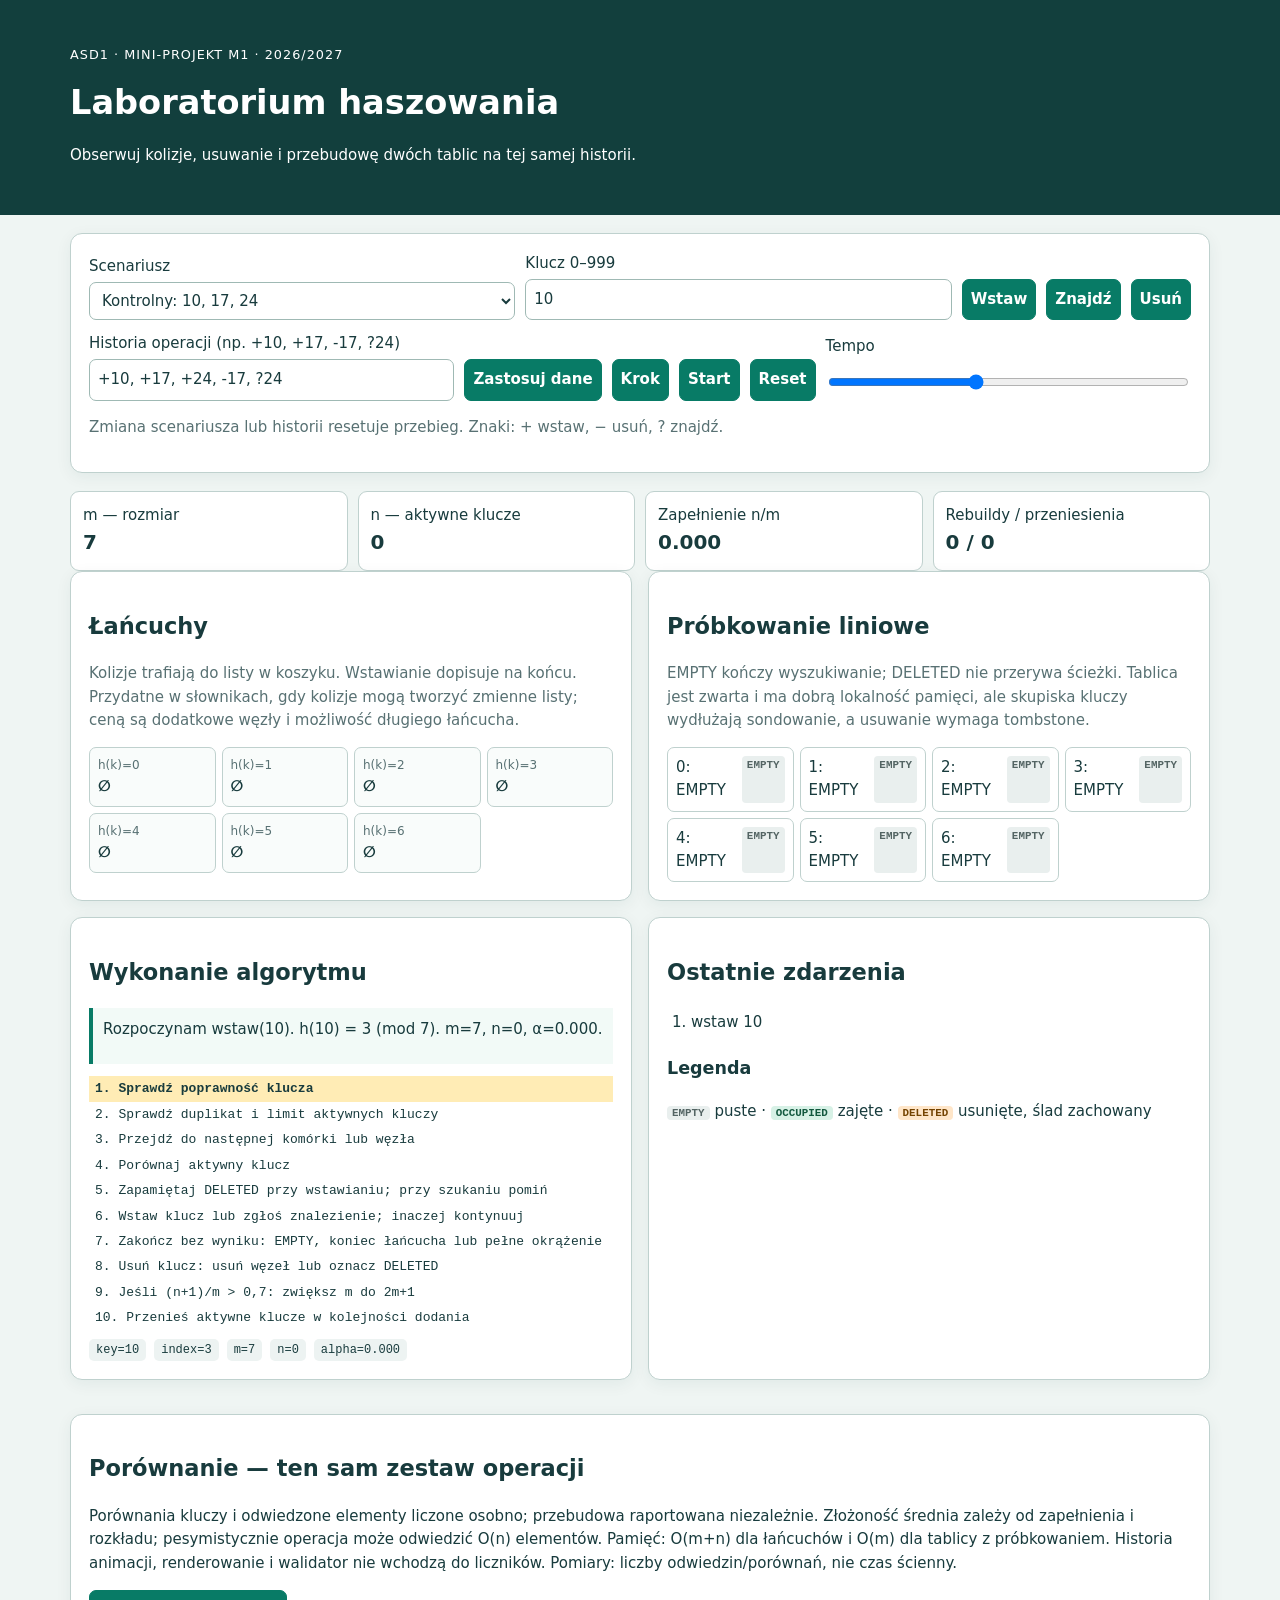
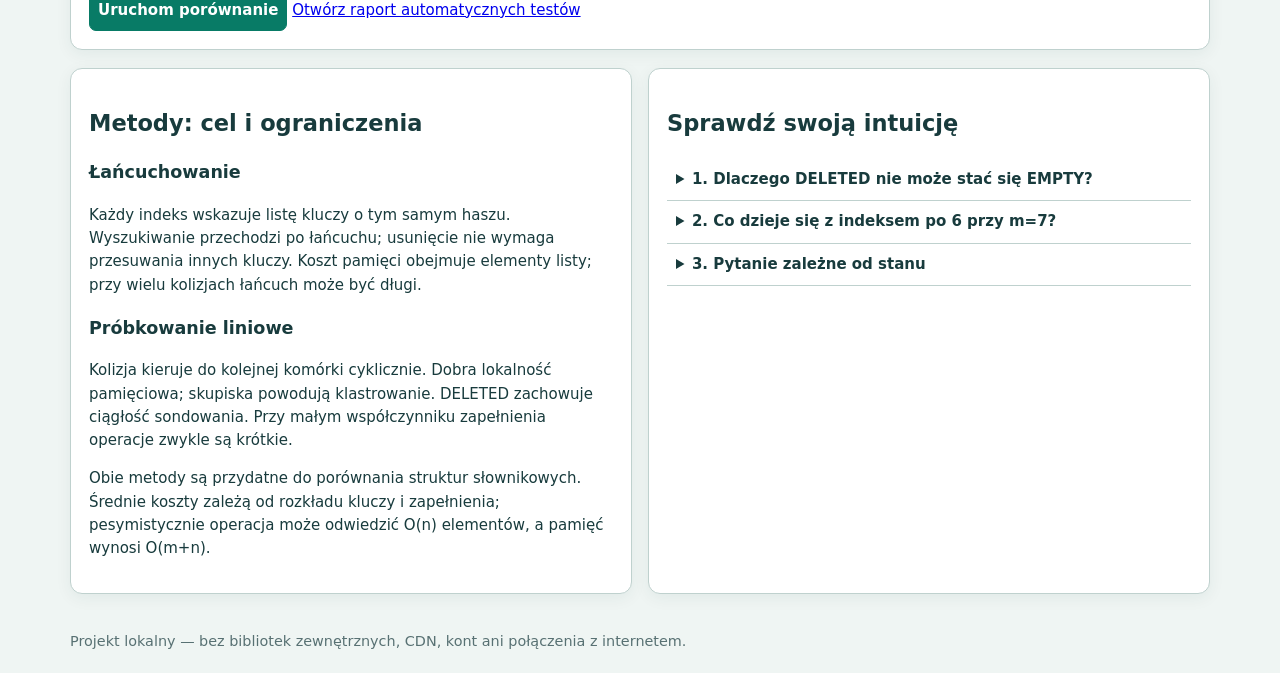
<file: index.html>
<!doctype html>
<html lang="pl">
<head>
<meta charset="utf-8"><meta name="viewport" content="width=device-width,initial-scale=1">
<title>Laboratorium haszowania — ASD1-M1-10</title><link rel="stylesheet" href="styles.css">
</head>
<body>
<header class="hero"><div class="wrap"><p class="eyebrow">ASD1 · mini-projekt M1 · 2026/2027</p><h1>Laboratorium haszowania</h1><p>Obserwuj kolizje, usuwanie i przebudowę dwóch tablic na tej samej historii.</p></div></header>
<main class="wrap">
<section class="panel controls"><div class="row"><label>Scenariusz <select id="scenario"><option value="control">Kontrolny: 10, 17, 24</option><option value="wrap">Zawijanie: 6, 13, 20</option><option value="resize">Przebudowa 7 → 15</option><option value="custom">Własne dane / operacje</option></select></label><label>Klucz 0–999 <input id="key" type="number" min="0" max="999" step="1" value="10"></label><button id="insert">Wstaw</button><button id="find">Znajdź</button><button id="remove">Usuń</button></div>
<div class="row"><label>Historia operacji (np. +10, +17, -17, ?24) <input id="history" value="+10, +17, +24, -17, ?24"></label><button id="loadHistory">Zastosuj dane</button><button id="step">Krok</button><button id="play">Start</button><button id="reset">Reset</button><label>Tempo <input id="speed" type="range" min="150" max="1400" step="50" value="650"></label></div>
<p class="hint">Zmiana scenariusza lub historii resetuje przebieg. Znaki: + wstaw, − usuń, ? znajdź.</p></section>
<section class="stats" id="stats"></section>
<section class="columns"><article class="panel"><h2>Łańcuchy</h2><p class="muted">Kolizje trafiają do listy w koszyku. Wstawianie dopisuje na końcu. Przydatne w słownikach, gdy kolizje mogą tworzyć zmienne listy; ceną są dodatkowe węzły i możliwość długiego łańcucha.</p><div id="chains" class="table-view"></div></article><article class="panel"><h2>Próbkowanie liniowe</h2><p class="muted">EMPTY kończy wyszukiwanie; DELETED nie przerywa ścieżki. Tablica jest zwarta i ma dobrą lokalność pamięci, ale skupiska kluczy wydłużają sondowanie, a usuwanie wymaga tombstone.</p><div id="linear" class="table-view"></div></article></section>
<section class="columns"><article class="panel"><h2>Wykonanie algorytmu</h2><div id="explanation" class="explanation">Wybierz operację lub scenariusz, a następnie użyj „Krok”.</div><div id="pseudocode" class="pseudocode"></div><div id="variables" class="variables"></div></article><article class="panel"><h2>Ostatnie zdarzenia</h2><ol id="events" class="events"></ol><h3>Legenda</h3><p><span class="badge empty">EMPTY</span> puste · <span class="badge occupied">OCCUPIED</span> zajęte · <span class="badge deleted">DELETED</span> usunięte, ślad zachowany</p></article></section>
<section class="panel"><h2>Porównanie — ten sam zestaw operacji</h2><p>Porównania kluczy i odwiedzone elementy liczone osobno; przebudowa raportowana niezależnie. Złożoność średnia zależy od zapełnienia i rozkładu; pesymistycznie operacja może odwiedzić O(n) elementów. Pamięć: O(m+n) dla łańcuchów i O(m) dla tablicy z próbkowaniem. Historia animacji, renderowanie i walidator nie wchodzą do liczników. Pomiary: liczby odwiedzin/porównań, nie czas ścienny.</p><button id="compare">Uruchom porównanie</button> <a href="tests/report.html">Otwórz raport automatycznych testów</a><div id="comparison"></div></section>
<section class="columns"><article class="panel"><h2>Metody: cel i ograniczenia</h2><h3>Łańcuchowanie</h3><p>Każdy indeks wskazuje listę kluczy o tym samym haszu. Wyszukiwanie przechodzi po łańcuchu; usunięcie nie wymaga przesuwania innych kluczy. Koszt pamięci obejmuje elementy listy; przy wielu kolizjach łańcuch może być długi.</p><h3>Próbkowanie liniowe</h3><p>Kolizja kieruje do kolejnej komórki cyklicznie. Dobra lokalność pamięciowa; skupiska powodują klastrowanie. DELETED zachowuje ciągłość sondowania. Przy małym współczynniku zapełnienia operacje zwykle są krótkie.</p><p>Obie metody są przydatne do porównania struktur słownikowych. Średnie koszty zależą od rozkładu kluczy i zapełnienia; pesymistycznie operacja może odwiedzić O(n) elementów, a pamięć wynosi O(m+n).</p></article><article class="panel"><h2>Sprawdź swoją intuicję</h2><details><summary>1. Dlaczego DELETED nie może stać się EMPTY?</summary><p>Wyszukiwanie klucza, który był dalej w tym samym klastrze, zatrzymałoby się przedwcześnie i błędnie zgłosiło brak.</p></details><details><summary>2. Co dzieje się z indeksem po 6 przy m=7?</summary><p>Następna komórka to 0 — indeks obliczamy cyklicznie modulo m.</p></details><details><summary>3. Pytanie zależne od stanu</summary><p id="stateQuestion">Po bieżącym kroku: czy pierwsze DELETED można wykorzystać od razu, zanim sprawdzimy dalsze komórki pod kątem duplikatu?</p><p><strong>Odpowiedź:</strong> Nie. Zachowujemy indeks pierwszego DELETED, lecz sprawdzamy do EMPTY albo pełnego okrążenia, by nie dodać duplikatu.</p></details></article></section>
<footer>Projekt lokalny — bez bibliotek zewnętrznych, CDN, kont ani połączenia z internetem.</footer>
</main><script src="js/algorithms.js"></script><script src="js/app.js"></script>
</body></html>
</file>
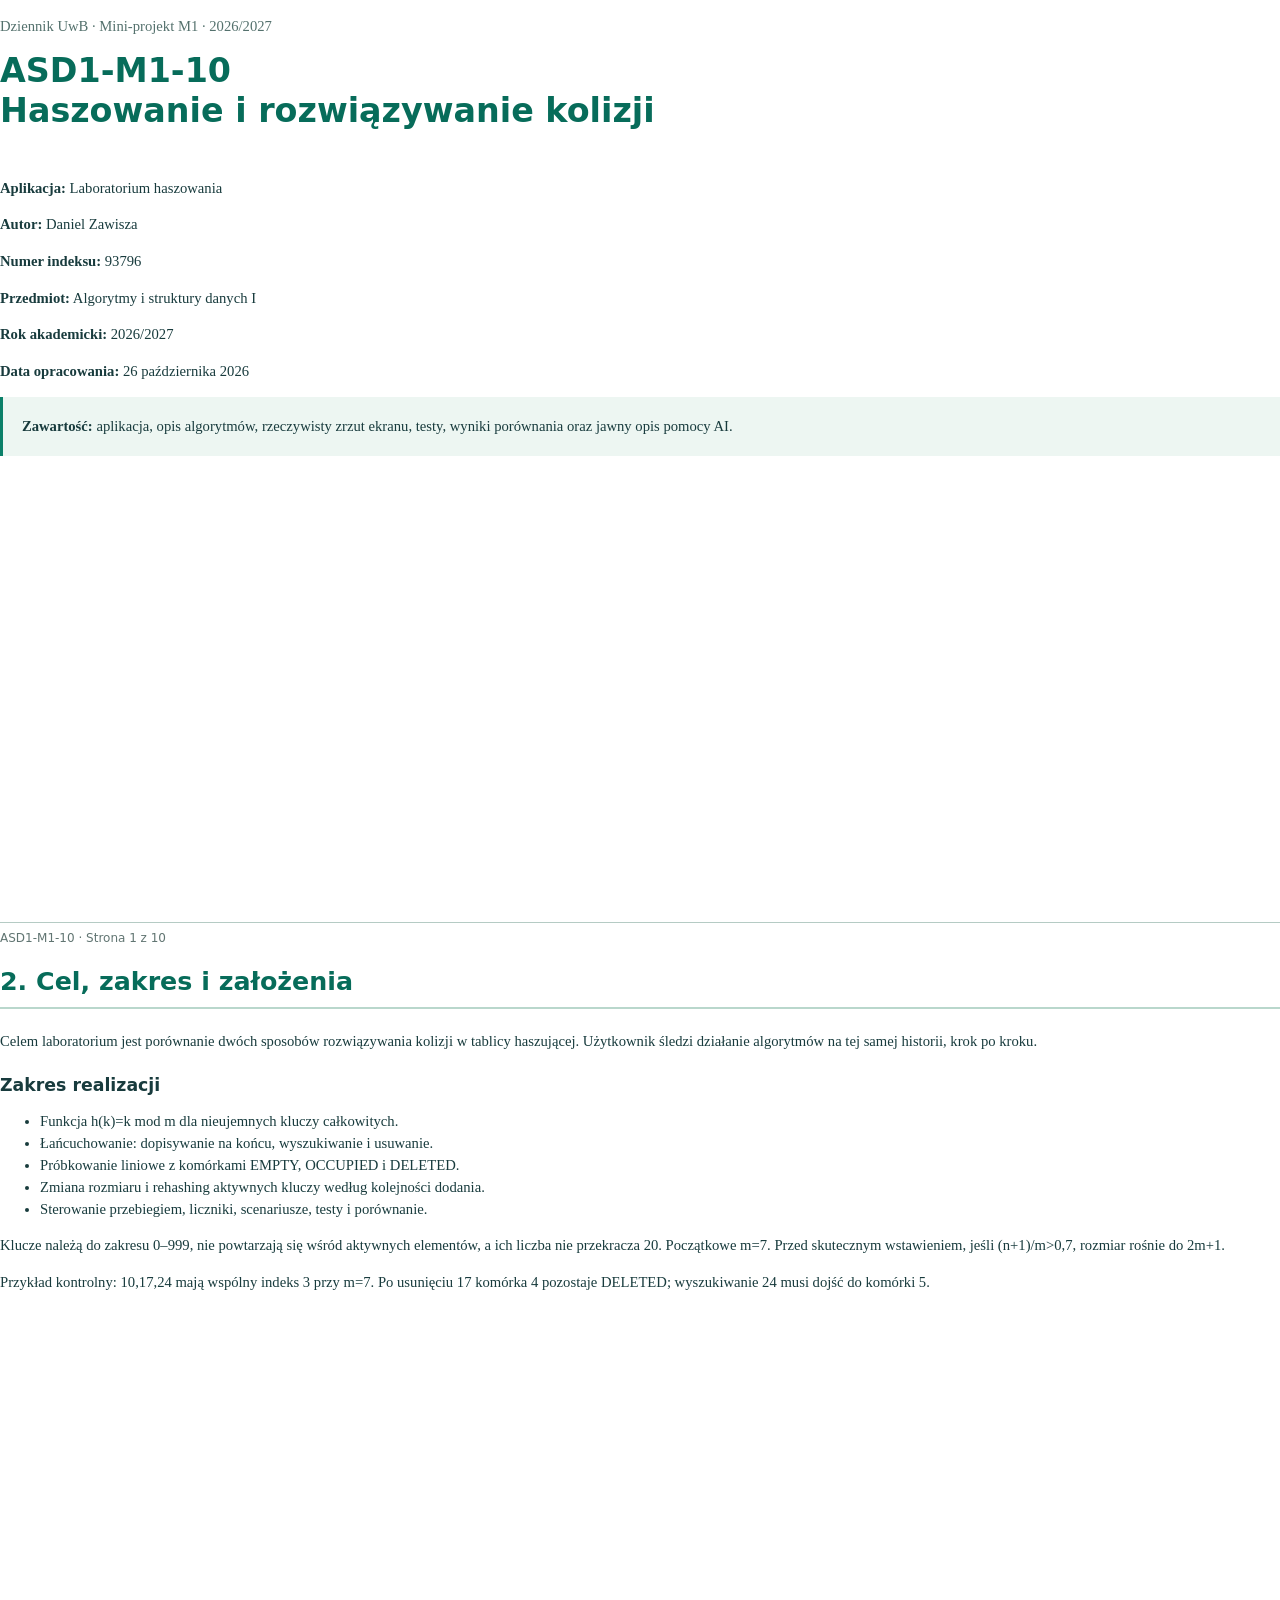
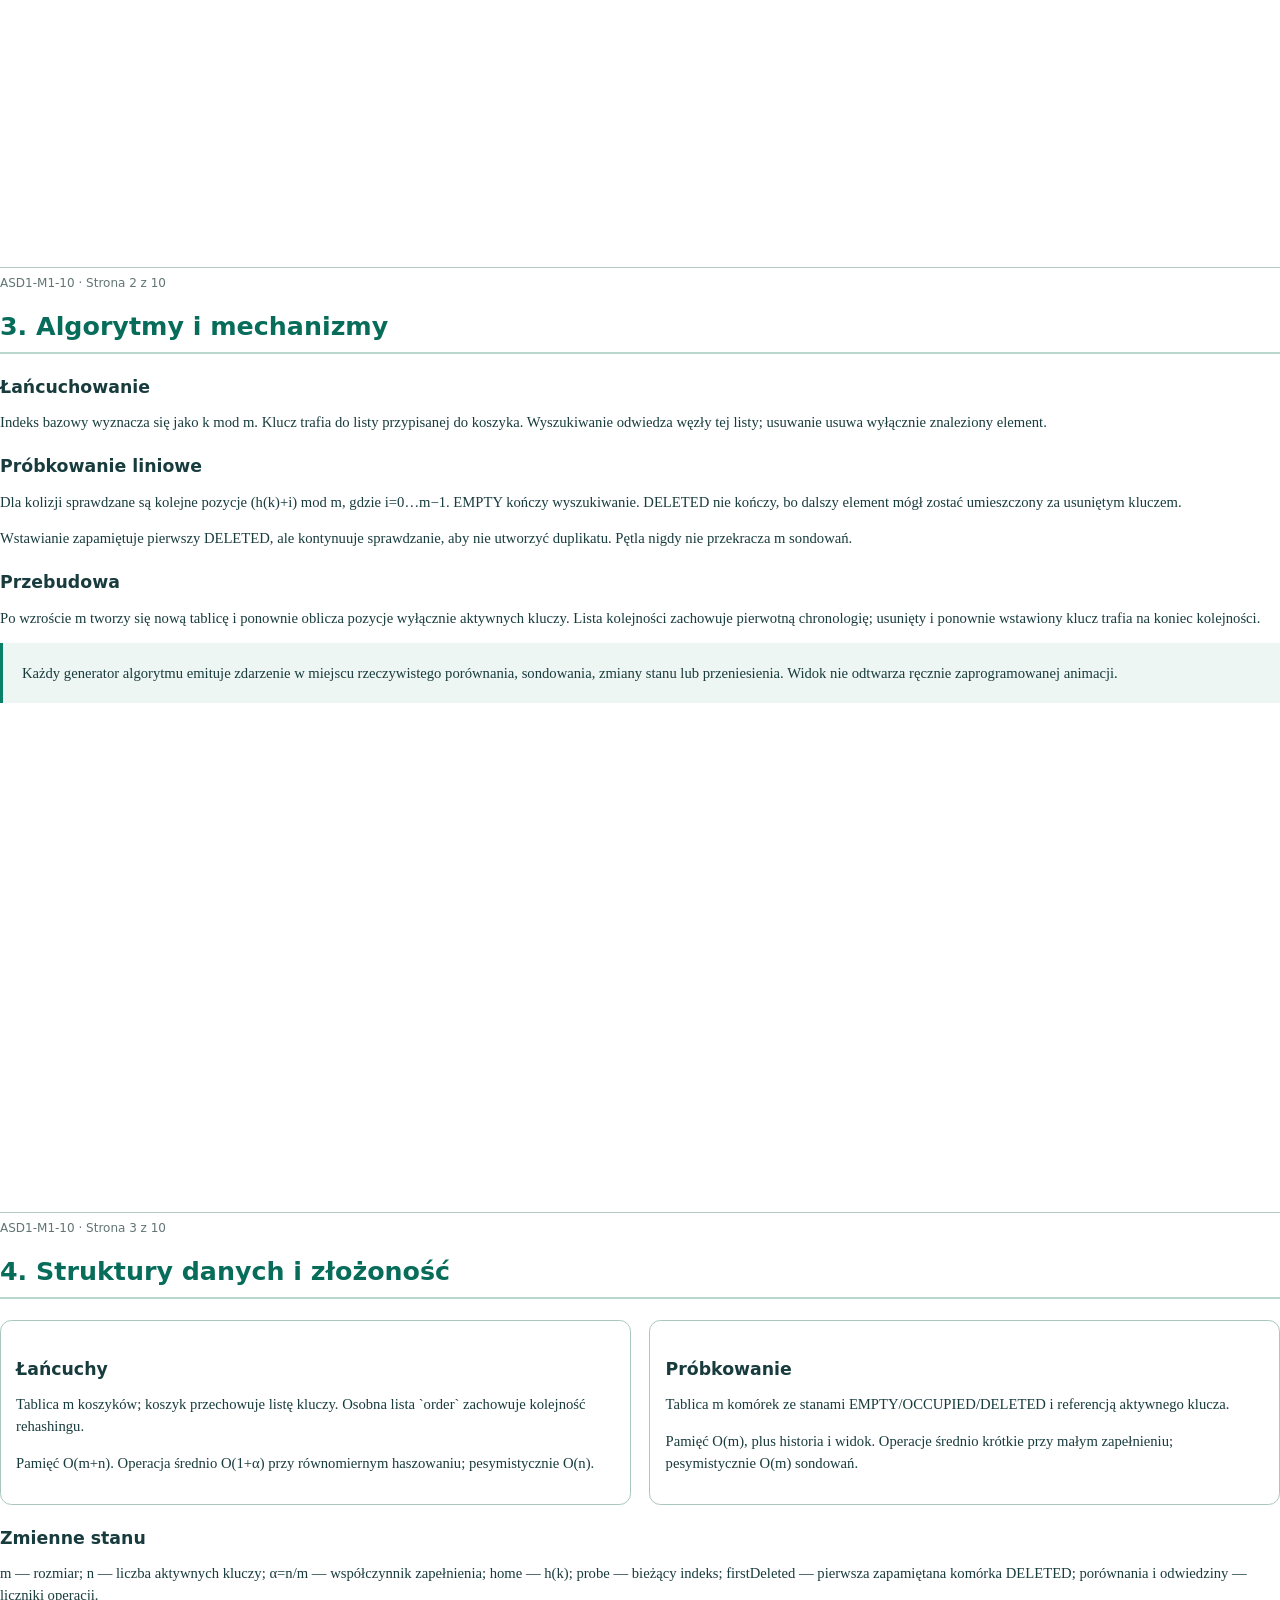
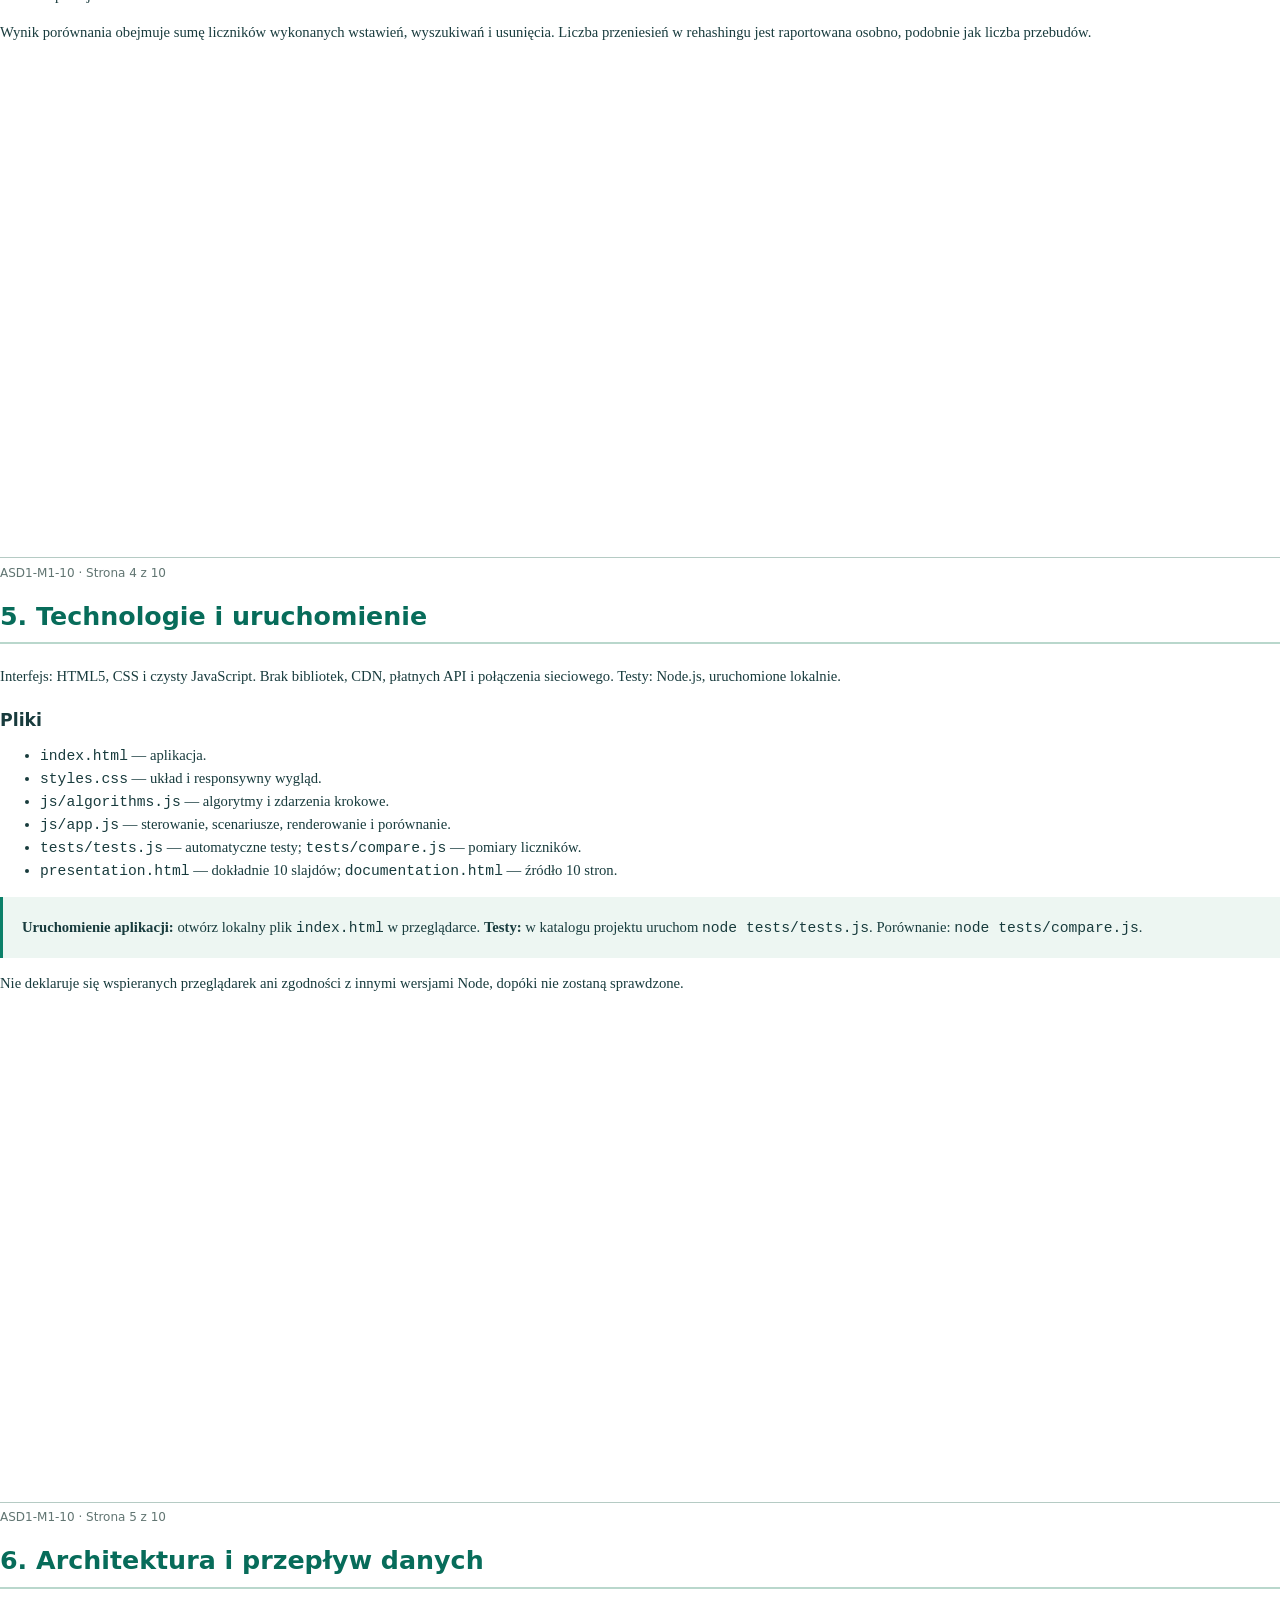
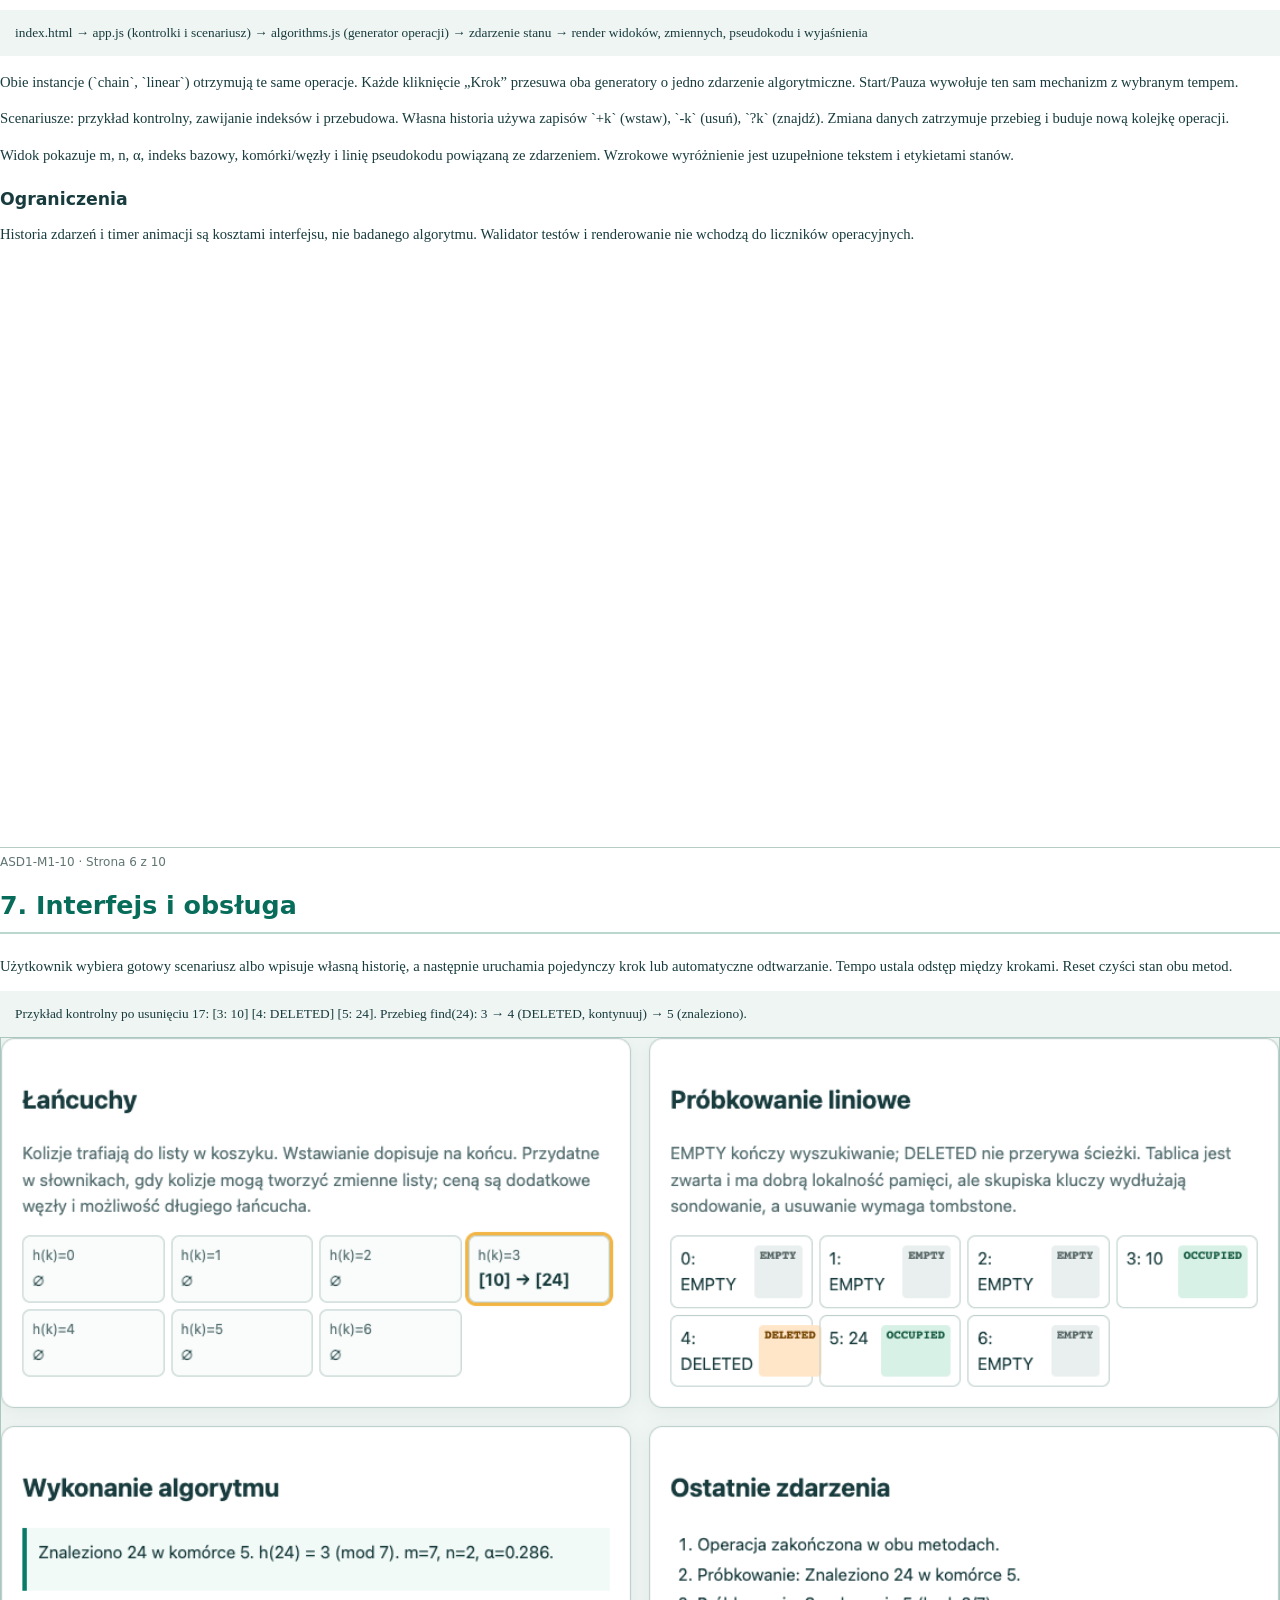
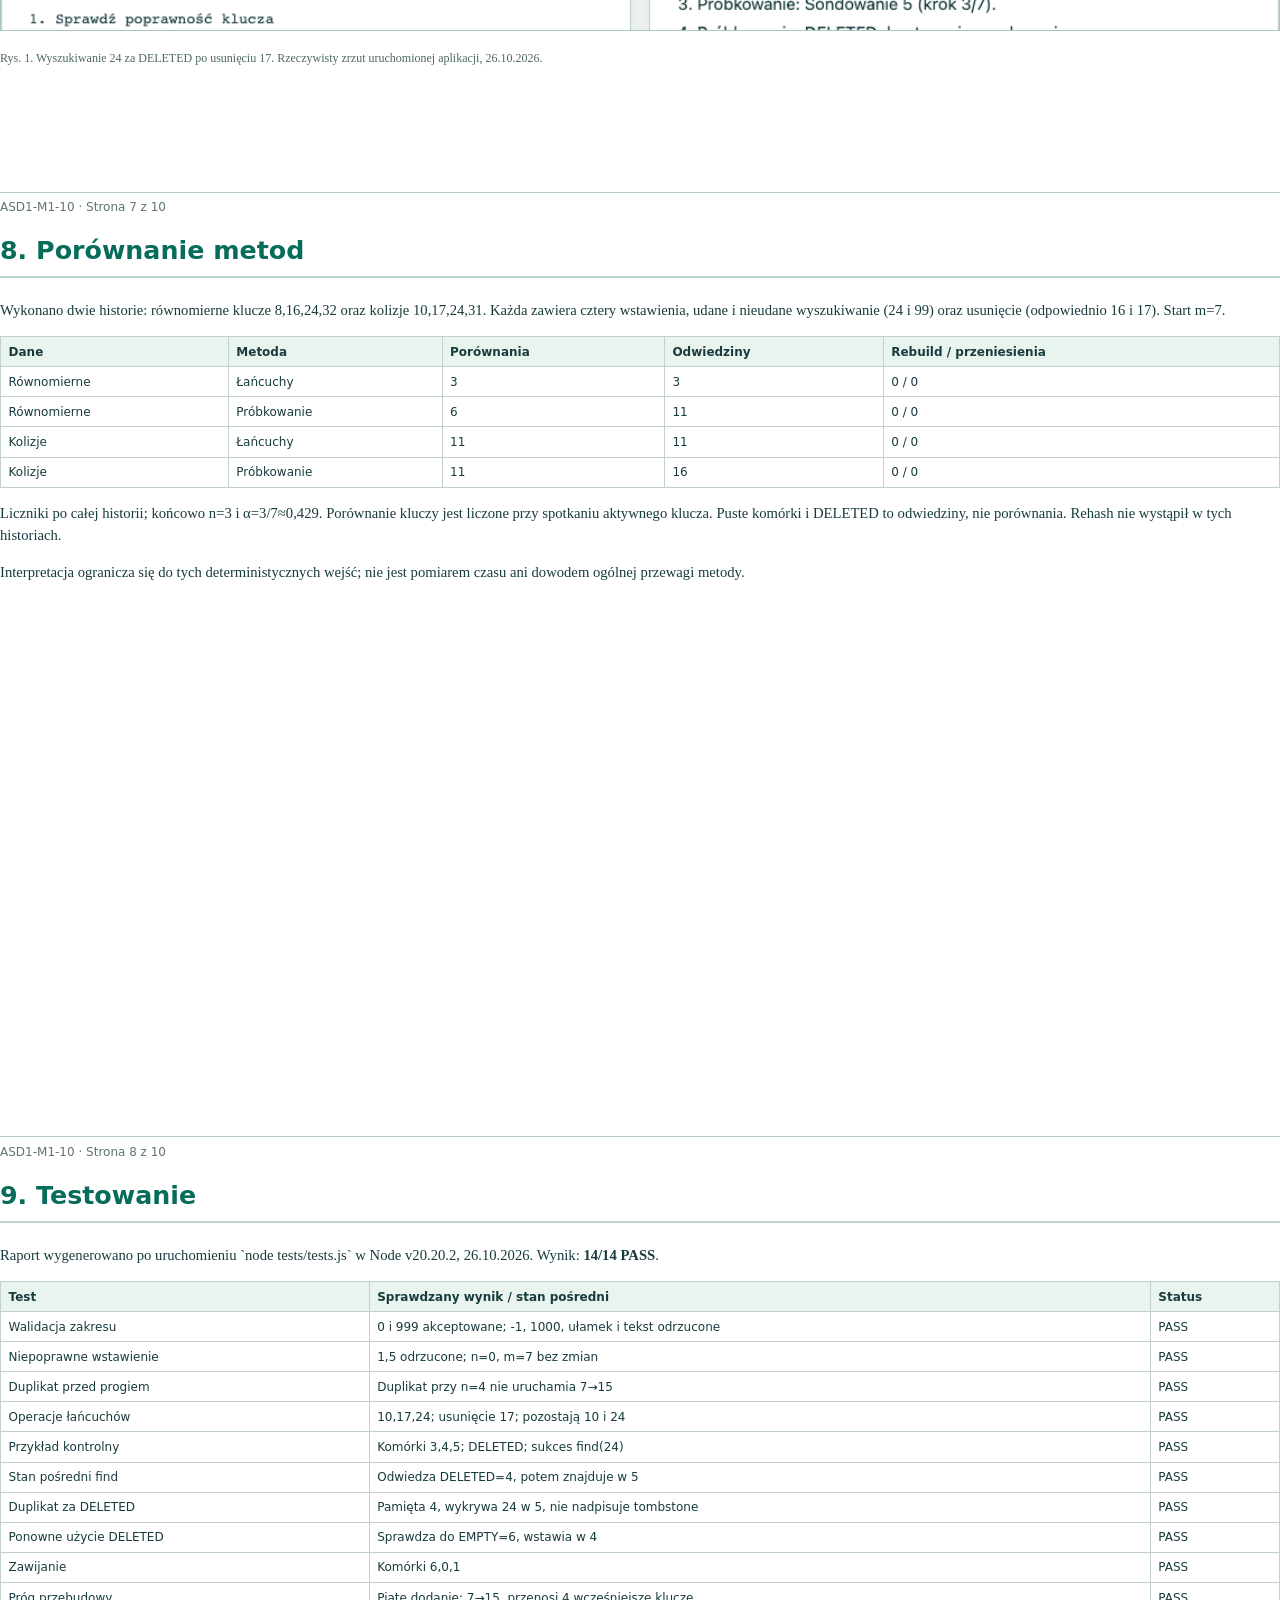
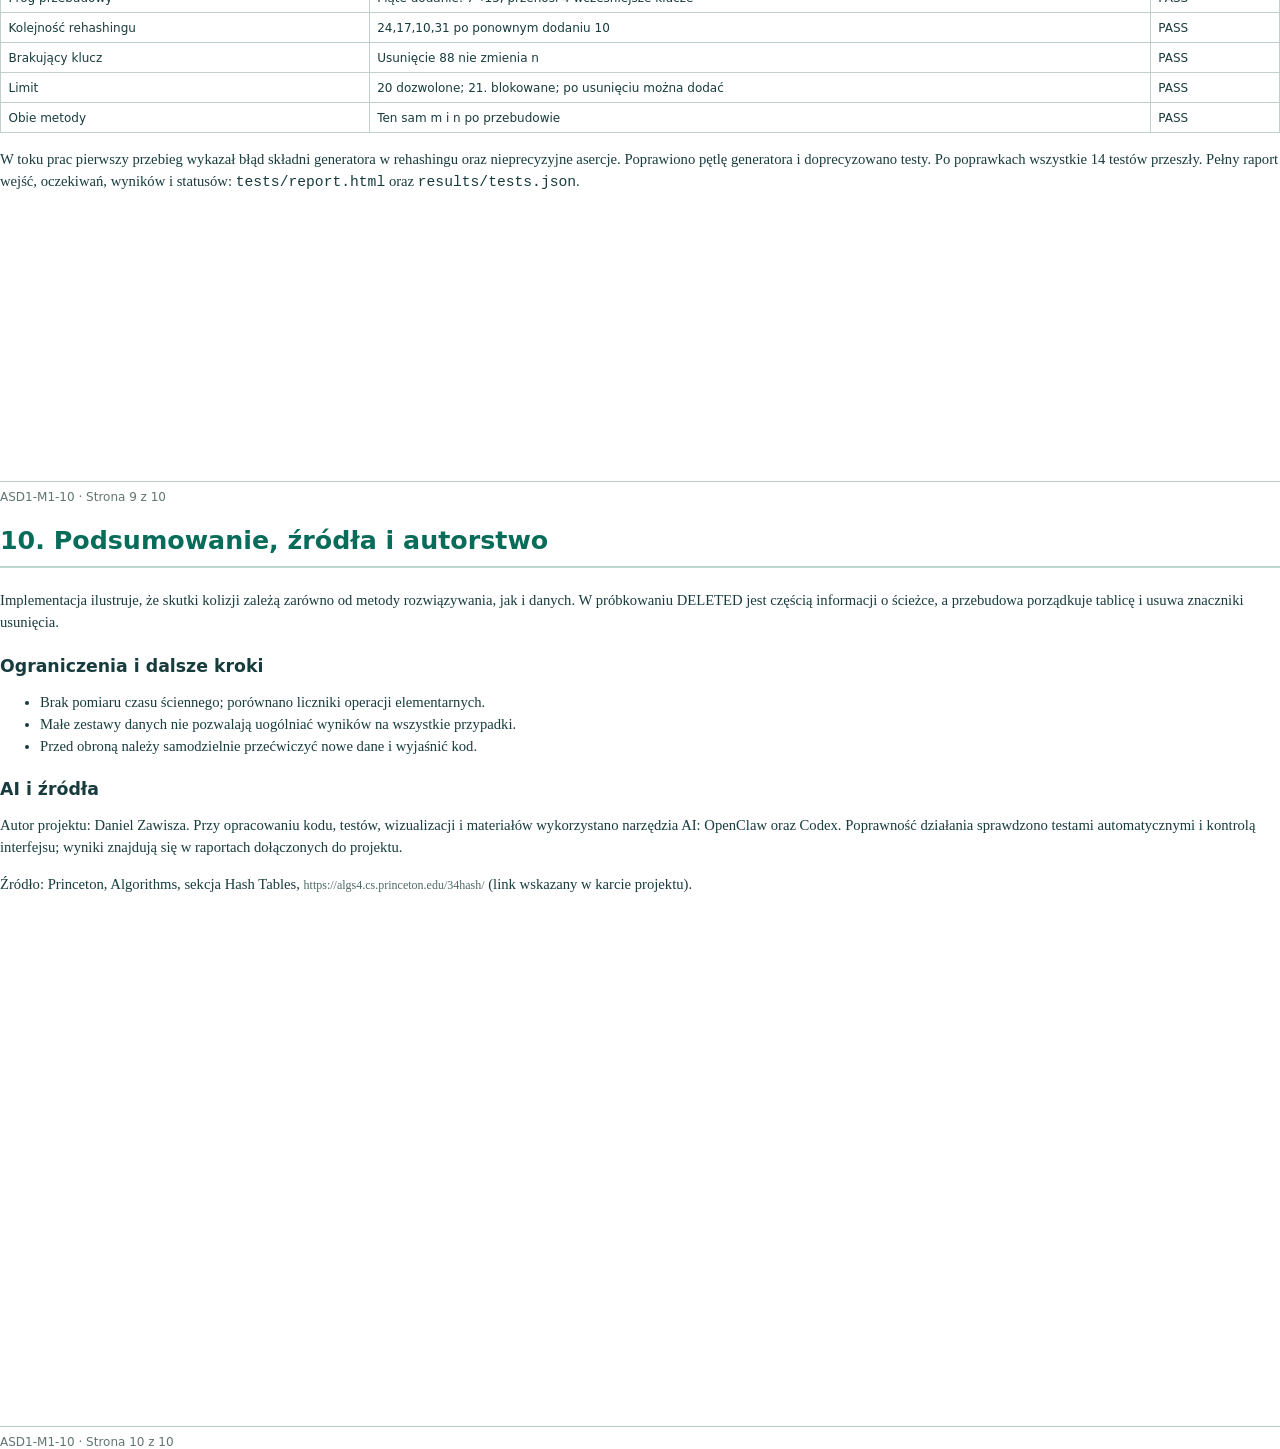
<file: documentation.html>
<!doctype html><html lang="pl"><head><meta charset="utf-8"><title>Dokumentacja ASD1-M1-10</title><style>
@page{size:A4;margin:18mm}*{box-sizing:border-box}body{font:11pt/1.5 Georgia,serif;color:#183b3d;margin:0}.page{height:250mm;display:flow-root;page-break-after:always;position:relative;padding-bottom:16mm}.page:last-child{page-break-after:auto}h1{font:700 25pt/1.2 system-ui;color:#076c5a;margin:0 0 12mm}h2{font:700 19pt system-ui;color:#076c5a;border-bottom:2px solid #b9d7cc;padding-bottom:3mm}h3{font:700 13pt system-ui;margin:6mm 0 2mm}.meta{color:#54716d}.footer{position:absolute;bottom:0;left:0;right:0;border-top:1px solid #b5cbc4;padding-top:2mm;font:9pt system-ui;color:#617572}.callout{padding:5mm;background:#edf6f2;border-left:3px solid #0b8069}.grid{display:grid;grid-template-columns:1fr 1fr;gap:5mm}.box{border:1px solid #aac7be;padding:4mm;border-radius:3mm}.table{width:100%;border-collapse:collapse;font:9pt system-ui}.table td,.table th{border:1px solid #bfd1ca;padding:2mm;text-align:left}.table th{background:#e9f4ef}.small{font-size:9pt;color:#4e6965}.state{font:10pt ui-monospace;background:#eff5f3;padding:4mm}.check{color:#08705c}.pending{color:#9a5b00}
</style></head><body>
<section class="page"><p class="meta">Dziennik UwB · Mini-projekt M1 · 2026/2027</p><h1>ASD1-M1-10<br>Haszowanie i rozwiązywanie kolizji</h1><p><strong>Aplikacja:</strong> Laboratorium haszowania</p><p><strong>Autor:</strong> Daniel Zawisza</p><p><strong>Numer indeksu:</strong> 93796</p><p><strong>Przedmiot:</strong> Algorytmy i struktury danych I</p><p><strong>Rok akademicki:</strong> 2026/2027</p><p><strong>Data opracowania:</strong> 26 października 2026</p><div class="callout"><strong>Zawartość:</strong> aplikacja, opis algorytmów, rzeczywisty zrzut ekranu, testy, wyniki porównania oraz jawny opis pomocy AI.</div><div class="footer">ASD1-M1-10 · Strona 1 z 10</div></section>
<section class="page"><h2>2. Cel, zakres i założenia</h2><p>Celem laboratorium jest porównanie dwóch sposobów rozwiązywania kolizji w tablicy haszującej. Użytkownik śledzi działanie algorytmów na tej samej historii, krok po kroku.</p><h3>Zakres realizacji</h3><ul><li>Funkcja h(k)=k mod m dla nieujemnych kluczy całkowitych.</li><li>Łańcuchowanie: dopisywanie na końcu, wyszukiwanie i usuwanie.</li><li>Próbkowanie liniowe z komórkami EMPTY, OCCUPIED i DELETED.</li><li>Zmiana rozmiaru i rehashing aktywnych kluczy według kolejności dodania.</li><li>Sterowanie przebiegiem, liczniki, scenariusze, testy i porównanie.</li></ul><p>Klucze należą do zakresu 0–999, nie powtarzają się wśród aktywnych elementów, a ich liczba nie przekracza 20. Początkowe m=7. Przed skutecznym wstawieniem, jeśli (n+1)/m&gt;0,7, rozmiar rośnie do 2m+1.</p><p>Przykład kontrolny: 10,17,24 mają wspólny indeks 3 przy m=7. Po usunięciu 17 komórka 4 pozostaje DELETED; wyszukiwanie 24 musi dojść do komórki 5.</p><div class="footer">ASD1-M1-10 · Strona 2 z 10</div></section>
<section class="page"><h2>3. Algorytmy i mechanizmy</h2><h3>Łańcuchowanie</h3><p>Indeks bazowy wyznacza się jako k mod m. Klucz trafia do listy przypisanej do koszyka. Wyszukiwanie odwiedza węzły tej listy; usuwanie usuwa wyłącznie znaleziony element.</p><h3>Próbkowanie liniowe</h3><p>Dla kolizji sprawdzane są kolejne pozycje (h(k)+i) mod m, gdzie i=0…m−1. EMPTY kończy wyszukiwanie. DELETED nie kończy, bo dalszy element mógł zostać umieszczony za usuniętym kluczem.</p><p>Wstawianie zapamiętuje pierwszy DELETED, ale kontynuuje sprawdzanie, aby nie utworzyć duplikatu. Pętla nigdy nie przekracza m sondowań.</p><h3>Przebudowa</h3><p>Po wzroście m tworzy się nową tablicę i ponownie oblicza pozycje wyłącznie aktywnych kluczy. Lista kolejności zachowuje pierwotną chronologię; usunięty i ponownie wstawiony klucz trafia na koniec kolejności.</p><div class="callout">Każdy generator algorytmu emituje zdarzenie w miejscu rzeczywistego porównania, sondowania, zmiany stanu lub przeniesienia. Widok nie odtwarza ręcznie zaprogramowanej animacji.</div><div class="footer">ASD1-M1-10 · Strona 3 z 10</div></section>
<section class="page"><h2>4. Struktury danych i złożoność</h2><div class="grid"><div class="box"><h3>Łańcuchy</h3><p>Tablica m koszyków; koszyk przechowuje listę kluczy. Osobna lista `order` zachowuje kolejność rehashingu.</p><p>Pamięć O(m+n). Operacja średnio O(1+α) przy równomiernym haszowaniu; pesymistycznie O(n).</p></div><div class="box"><h3>Próbkowanie</h3><p>Tablica m komórek ze stanami EMPTY/OCCUPIED/DELETED i referencją aktywnego klucza.</p><p>Pamięć O(m), plus historia i widok. Operacje średnio krótkie przy małym zapełnieniu; pesymistycznie O(m) sondowań.</p></div></div><h3>Zmienne stanu</h3><p>m — rozmiar; n — liczba aktywnych kluczy; α=n/m — współczynnik zapełnienia; home — h(k); probe — bieżący indeks; firstDeleted — pierwsza zapamiętana komórka DELETED; porównania i odwiedziny — liczniki operacji.</p><p>Wynik porównania obejmuje sumę liczników wykonanych wstawień, wyszukiwań i usunięcia. Liczba przeniesień w rehashingu jest raportowana osobno, podobnie jak liczba przebudów.</p><div class="footer">ASD1-M1-10 · Strona 4 z 10</div></section>
<section class="page"><h2>5. Technologie i uruchomienie</h2><p>Interfejs: HTML5, CSS i czysty JavaScript. Brak bibliotek, CDN, płatnych API i połączenia sieciowego. Testy: Node.js, uruchomione lokalnie.</p><h3>Pliki</h3><ul><li><code>index.html</code> — aplikacja.</li><li><code>styles.css</code> — układ i responsywny wygląd.</li><li><code>js/algorithms.js</code> — algorytmy i zdarzenia krokowe.</li><li><code>js/app.js</code> — sterowanie, scenariusze, renderowanie i porównanie.</li><li><code>tests/tests.js</code> — automatyczne testy; <code>tests/compare.js</code> — pomiary liczników.</li><li><code>presentation.html</code> — dokładnie 10 slajdów; <code>documentation.html</code> — źródło 10 stron.</li></ul><div class="callout"><strong>Uruchomienie aplikacji:</strong> otwórz lokalny plik <code>index.html</code> w przeglądarce. <strong>Testy:</strong> w katalogu projektu uruchom <code>node tests/tests.js</code>. Porównanie: <code>node tests/compare.js</code>.</div><p>Nie deklaruje się wspieranych przeglądarek ani zgodności z innymi wersjami Node, dopóki nie zostaną sprawdzone.</p><div class="footer">ASD1-M1-10 · Strona 5 z 10</div></section>
<section class="page"><h2>6. Architektura i przepływ danych</h2><div class="state">index.html → app.js (kontrolki i scenariusz) → algorithms.js (generator operacji) → zdarzenie stanu → render widoków, zmiennych, pseudokodu i wyjaśnienia</div><p>Obie instancje (`chain`, `linear`) otrzymują te same operacje. Każde kliknięcie „Krok” przesuwa oba generatory o jedno zdarzenie algorytmiczne. Start/Pauza wywołuje ten sam mechanizm z wybranym tempem.</p><p>Scenariusze: przykład kontrolny, zawijanie indeksów i przebudowa. Własna historia używa zapisów `+k` (wstaw), `-k` (usuń), `?k` (znajdź). Zmiana danych zatrzymuje przebieg i buduje nową kolejkę operacji.</p><p>Widok pokazuje m, n, α, indeks bazowy, komórki/węzły i linię pseudokodu powiązaną ze zdarzeniem. Wzrokowe wyróżnienie jest uzupełnione tekstem i etykietami stanów.</p><h3>Ograniczenia</h3><p>Historia zdarzeń i timer animacji są kosztami interfejsu, nie badanego algorytmu. Walidator testów i renderowanie nie wchodzą do liczników operacyjnych.</p><div class="footer">ASD1-M1-10 · Strona 6 z 10</div></section>
<section class="page"><h2>7. Interfejs i obsługa</h2><p>Użytkownik wybiera gotowy scenariusz albo wpisuje własną historię, a następnie uruchamia pojedynczy krok lub automatyczne odtwarzanie. Tempo ustala odstęp między krokami. Reset czyści stan obu metod.</p><div class="state">Przykład kontrolny po usunięciu 17: [3: 10] [4: DELETED] [5: 24].
Przebieg find(24): 3 → 4 (DELETED, kontynuuj) → 5 (znaleziono).</div><img src="assets/aplikacja.png" alt="Zrzut aplikacji" style="width:100%;border:1px solid #aac7be"><p class="small">Rys. 1. Wyszukiwanie 24 za DELETED po usunięciu 17. Rzeczywisty zrzut uruchomionej aplikacji, 26.10.2026.</p><div class="footer">ASD1-M1-10 · Strona 7 z 10</div></section>
<section class="page"><h2>8. Porównanie metod</h2><p>Wykonano dwie historie: równomierne klucze 8,16,24,32 oraz kolizje 10,17,24,31. Każda zawiera cztery wstawienia, udane i nieudane wyszukiwanie (24 i 99) oraz usunięcie (odpowiednio 16 i 17). Start m=7.</p><table class="table"><tr><th>Dane</th><th>Metoda</th><th>Porównania</th><th>Odwiedziny</th><th>Rebuild / przeniesienia</th></tr><tr><td>Równomierne</td><td>Łańcuchy</td><td>3</td><td>3</td><td>0 / 0</td></tr><tr><td>Równomierne</td><td>Próbkowanie</td><td>6</td><td>11</td><td>0 / 0</td></tr><tr><td>Kolizje</td><td>Łańcuchy</td><td>11</td><td>11</td><td>0 / 0</td></tr><tr><td>Kolizje</td><td>Próbkowanie</td><td>11</td><td>16</td><td>0 / 0</td></tr></table><p>Liczniki po całej historii; końcowo n=3 i α=3/7≈0,429. Porównanie kluczy jest liczone przy spotkaniu aktywnego klucza. Puste komórki i DELETED to odwiedziny, nie porównania. Rehash nie wystąpił w tych historiach.</p><p>Interpretacja ogranicza się do tych deterministycznych wejść; nie jest pomiarem czasu ani dowodem ogólnej przewagi metody.</p><div class="footer">ASD1-M1-10 · Strona 8 z 10</div></section>
<section class="page"><h2>9. Testowanie</h2><p>Raport wygenerowano po uruchomieniu `node tests/tests.js` w Node v20.20.2, 26.10.2026. Wynik: <strong>14/14 PASS</strong>.</p><table class="table"><tr><th>Test</th><th>Sprawdzany wynik / stan pośredni</th><th>Status</th></tr><tr><td>Walidacja zakresu</td><td>0 i 999 akceptowane; -1, 1000, ułamek i tekst odrzucone</td><td>PASS</td></tr><tr><td>Niepoprawne wstawienie</td><td>1,5 odrzucone; n=0, m=7 bez zmian</td><td>PASS</td></tr><tr><td>Duplikat przed progiem</td><td>Duplikat przy n=4 nie uruchamia 7→15</td><td>PASS</td></tr><tr><td>Operacje łańcuchów</td><td>10,17,24; usunięcie 17; pozostają 10 i 24</td><td>PASS</td></tr><tr><td>Przykład kontrolny</td><td>Komórki 3,4,5; DELETED; sukces find(24)</td><td>PASS</td></tr><tr><td>Stan pośredni find</td><td>Odwiedza DELETED=4, potem znajduje w 5</td><td>PASS</td></tr><tr><td>Duplikat za DELETED</td><td>Pamięta 4, wykrywa 24 w 5, nie nadpisuje tombstone</td><td>PASS</td></tr><tr><td>Ponowne użycie DELETED</td><td>Sprawdza do EMPTY=6, wstawia w 4</td><td>PASS</td></tr><tr><td>Zawijanie</td><td>Komórki 6,0,1</td><td>PASS</td></tr><tr><td>Próg przebudowy</td><td>Piąte dodanie: 7→15, przenosi 4 wcześniejsze klucze</td><td>PASS</td></tr><tr><td>Kolejność rehashingu</td><td>24,17,10,31 po ponownym dodaniu 10</td><td>PASS</td></tr><tr><td>Brakujący klucz</td><td>Usunięcie 88 nie zmienia n</td><td>PASS</td></tr><tr><td>Limit</td><td>20 dozwolone; 21. blokowane; po usunięciu można dodać</td><td>PASS</td></tr><tr><td>Obie metody</td><td>Ten sam m i n po przebudowie</td><td>PASS</td></tr></table><p>W toku prac pierwszy przebieg wykazał błąd składni generatora w rehashingu oraz nieprecyzyjne asercje. Poprawiono pętlę generatora i doprecyzowano testy. Po poprawkach wszystkie 14 testów przeszły. Pełny raport wejść, oczekiwań, wyników i statusów: <code>tests/report.html</code> oraz <code>results/tests.json</code>.</p><div class="footer">ASD1-M1-10 · Strona 9 z 10</div></section>
<section class="page"><h2>10. Podsumowanie, źródła i autorstwo</h2><p>Implementacja ilustruje, że skutki kolizji zależą zarówno od metody rozwiązywania, jak i danych. W próbkowaniu DELETED jest częścią informacji o ścieżce, a przebudowa porządkuje tablicę i usuwa znaczniki usunięcia.</p><h3>Ograniczenia i dalsze kroki</h3><ul><li>Brak pomiaru czasu ściennego; porównano liczniki operacji elementarnych.</li><li>Małe zestawy danych nie pozwalają uogólniać wyników na wszystkie przypadki.</li><li>Przed obroną należy samodzielnie przećwiczyć nowe dane i wyjaśnić kod.</li></ul><h3>AI i źródła</h3><p>Autor projektu: Daniel Zawisza. Przy opracowaniu kodu, testów, wizualizacji i materiałów wykorzystano narzędzia AI: OpenClaw oraz Codex. Poprawność działania sprawdzono testami automatycznymi i kontrolą interfejsu; wyniki znajdują się w raportach dołączonych do projektu.</p><p>Źródło: Princeton, Algorithms, sekcja Hash Tables, <span class="small">https://algs4.cs.princeton.edu/34hash/</span> (link wskazany w karcie projektu).</p><div class="footer">ASD1-M1-10 · Strona 10 z 10</div></section>
</body></html>
</file>
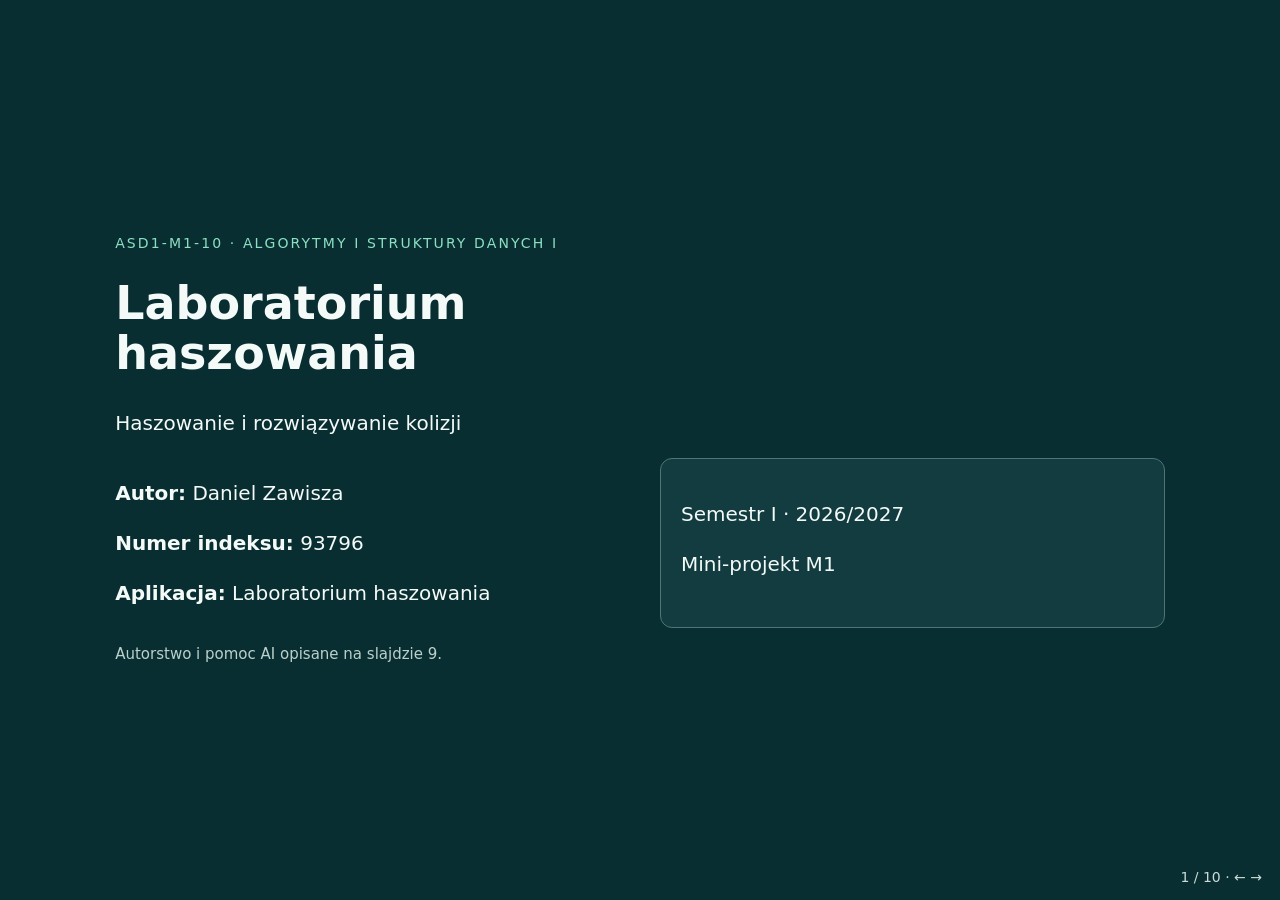
<file: presentation.html>
<!doctype html><html lang="pl"><head><meta charset="utf-8"><meta name="viewport" content="width=device-width,initial-scale=1"><title>ASD1-M1-10 — prezentacja</title><style>
*{box-sizing:border-box}body{margin:0;background:#092e32;color:#f3faf7;font:20px/1.5 system-ui,sans-serif}.slide{display:none;min-height:100vh;padding:7vh 9vw;max-width:1400px;margin:auto}.slide.active{display:flex;flex-direction:column;justify-content:center}.tag{color:#8ce0c1;text-transform:uppercase;letter-spacing:.15em;font-size:.7em}.slide h1{font-size:2.3em;line-height:1.1;margin:.2em 0}.slide h2{font-size:1.8em;color:#a8ebd1;margin:.1em 0 .6em}.slide ul{padding-left:1.2em}.slide li{margin:.35em 0}.grid{display:grid;grid-template-columns:1fr 1fr;gap:2em}.card{border:1px solid #507579;padding:1em;border-radius:12px;background:#123c40}.accent{color:#8ce0c1}.note{font-size:.75em;color:#bad0cb}.controls{position:fixed;bottom:12px;right:18px;color:#cadbd7;font-size:14px}.diagram{display:flex;gap:10px;align-items:center;flex-wrap:wrap}.box{border:2px solid #82d8b9;padding:12px;border-radius:9px}.arrow{color:#ffce71;font-size:1.5em}@media print{.slide{display:flex!important;flex-direction:column;justify-content:center;min-height:100vh;page-break-after:always}body{background:white;color:#123;}.card{background:#f1f6f4}.tag,.accent{color:#087b66}.controls{display:none}}
</style></head><body>
<section class="slide active"><p class="tag">ASD1-M1-10 · Algorytmy i struktury danych I</p><h1>Laboratorium<br>haszowania</h1><p>Haszowanie i rozwiązywanie kolizji</p><div class="grid"><div><p><strong>Autor:</strong> Daniel Zawisza</p><p><strong>Numer indeksu:</strong> 93796</p><p><strong>Aplikacja:</strong> Laboratorium haszowania</p></div><div class="card"><p>Semestr I · 2026/2027</p><p>Mini-projekt M1</p></div></div><p class="note">Autorstwo i pomoc AI opisane na slajdzie 9.</p></section>
<section class="slide"><p class="tag">02 · Problem i cel</p><h2>Jedno hasło, różne kolizje</h2><div class="grid"><div><p>Funkcja <span class="accent">h(k)=k mod m</span> kieruje klucz do komórki.</p><p>Różne klucze mogą trafić w to samo miejsce.</p></div><div class="card"><strong>Cel laboratorium</strong><p>Zrozumieć, jak łańcuchy i próbkowanie liniowe zachowują się przy wstawianiu, wyszukiwaniu, usuwaniu i przebudowie.</p><p>Odbiorca: student poznający tablice haszujące.</p></div></div></section>
<section class="slide"><p class="tag">03 · Zakres</p><h2>Jedna historia — dwie metody</h2><ul><li>Implementacje łańcuchów i próbkowania liniowego</li><li>Klucze 0–999, bez duplikatów, maks. 20 aktywnych</li><li>Start m=7; próg α &gt; 0,7; rozmiar 2m+1</li><li>Interaktywny krok, Start/Pauza, tempo, reset, scenariusze</li><li>Porównanie i 14 testów automatycznych</li></ul><p class="note">Sprawdzono również 5 przypadków działania interfejsu w lokalnym Chrome.</p></section>
<section class="slide"><p class="tag">04 · Mechanizmy</p><h2>Rozwiązywanie kolizji</h2><div class="grid"><div class="card"><h3>Łańcuchy</h3><p>h(k) → koszyk → porównuj węzły → dopisz na końcu albo usuń właściwy węzeł.</p></div><div class="card"><h3>Próbkowanie liniowe</h3><p>h(k), h(k)+1, … (mod m). EMPTY kończy; DELETED zachowuje ścieżkę.</p></div></div><div class="diagram"><span class="box">10 → 3</span><span class="arrow">→</span><span class="box">17 → 3</span><span class="arrow">→</span><span class="box">24 → 3</span></div><p>Przy przebudowie aktywne klucze wracają do nowej tablicy według kolejności dodania.</p></section>
<section class="slide"><p class="tag">05 · Struktury danych</p><h2>Stan, który można odczytać</h2><div class="grid"><div class="card"><p>Łańcuchy: tablica koszyków, każdy koszyk przechowuje listę.</p><p>Lista `order` zachowuje chronologię dodania dla rehashingu.</p></div><div class="card"><p>Próbkowanie: tablica rekordów `EMPTY`, `OCCUPIED`, `DELETED`.</p><p>Wstawianie pamięta `firstDeleted`, a sondowanie ma limit m kroków.</p></div></div><p>Wspólne zmienne: m, n, α=n/m, indeks bazowy, indeks sondowania i liczniki.</p></section>
<section class="slide"><p class="tag">06 · Technologia i architektura</p><h2>Lokalnie i bez zależności online</h2><div class="diagram"><span class="box">HTML/CSS</span><span class="arrow">↔</span><span class="box">app.js: sterowanie i widok</span><span class="arrow">↔</span><span class="box">algorithms.js: generatory</span></div><p>JavaScript działa w przeglądarce; testy uruchamiane w Node.js. Nie używa zewnętrznych bibliotek ani API.</p><p class="note">Wersja i liczba testów: patrz `results/tests.json` i `results/comparison.json`.</p></section>
<section class="slide"><p class="tag">07 · Interfejs</p><h2>Własny przebieg krokowy</h2><img src="assets/aplikacja-slajd.png" alt="Działająca aplikacja po wyszukaniu 24 za DELETED" style="max-height:65vh;max-width:100%;object-fit:contain"><p class="note">Rys. 1. Wyszukiwanie 24 po usunięciu 17 — rzeczywisty zrzut, 26.10.2026.</p></section>
<section class="slide"><p class="tag">08 · Testy i porównanie</p><h2>Wyniki z lokalnego uruchomienia</h2><p>14/14 testów PASS (Node v20.20.2, 2026-10-26).</p><div class="grid"><div class="card"><strong>Równomiernie: 8,16,24,32</strong><p>Łańcuchy: 3 porównania / 3 odwiedziny</p><p>Próbkowanie: 6 / 11</p></div><div class="card"><strong>Kolizje: 10,17,24,31</strong><p>Łańcuchy: 11 porównań / 11 odwiedzin</p><p>Próbkowanie: 11 / 16</p></div></div><p class="note">Każda historia obejmuje 2 wyszukiwania (trafione i nietrafione) oraz usunięcie. Rehash: osobno. Szczegóły w results/comparison.json.</p></section>
<section class="slide"><p class="tag">09 · Wnioski i ograniczenia</p><h2>Co mówią liczniki?</h2><ul><li>Rozkład kluczy wpływa na liczbę porównań i odwiedzin.</li><li>Próbkowanie dobrze wykorzystuje lokalność, lecz skupiska wydłużają ścieżkę.</li><li>Łańcuchy utrzymują kolizje w koszyku kosztem dodatkowych węzłów.</li><li>To mała deterministyczna próbka, bez pomiaru czasu ściennego.</li></ul><p class="note"><strong>Autorstwo i AI:</strong> Autor projektu: Daniel Zawisza. Przy opracowaniu kodu, testów, wizualizacji i materiałów wykorzystano narzędzia AI: OpenClaw oraz Codex. Poprawność działania sprawdzono testami automatycznymi i kontrolą interfejsu; wyniki znajdują się w raportach dołączonych do projektu.</p><p class="note">Źródło: Princeton Algorithms, Hash Tables; adres w dokumentacji.</p></section>
<section class="slide"><p class="tag">10 · Pokaz po slajdach</p><h2>Plan demonstracji produktu</h2><ol><li>Uruchom `index.html`, pokaż scenariusz kontrolny 10,17,24.</li><li>Wykonaj krok po kroku: usuń 17, znajdź 24 za DELETED.</li><li>Zmień własną historię i pokaż reset oraz tempo.</li><li>Porównaj dane równomierne i kolizyjne.</li><li>Pokaż przebudowę 7→15, raport testów i wyjaśnij pseudokod.</li></ol><p class="accent">Po demonstracji — pytania i wyjaśnienie kodu.</p></section>
<div class="controls" id="counter">1 / 10 · ← →</div><script>const slides=[...document.querySelectorAll('.slide')];let i=0;function show(n){i=(n+slides.length)%slides.length;slides.forEach((s,j)=>s.classList.toggle('active',j===i));document.getElementById('counter').textContent=`${i+1} / ${slides.length} · ← →`;}document.addEventListener('keydown',e=>{if(['ArrowRight','PageDown',' '].includes(e.key))show(i+1);if(['ArrowLeft','PageUp'].includes(e.key))show(i-1);});</script></body></html>
</file>
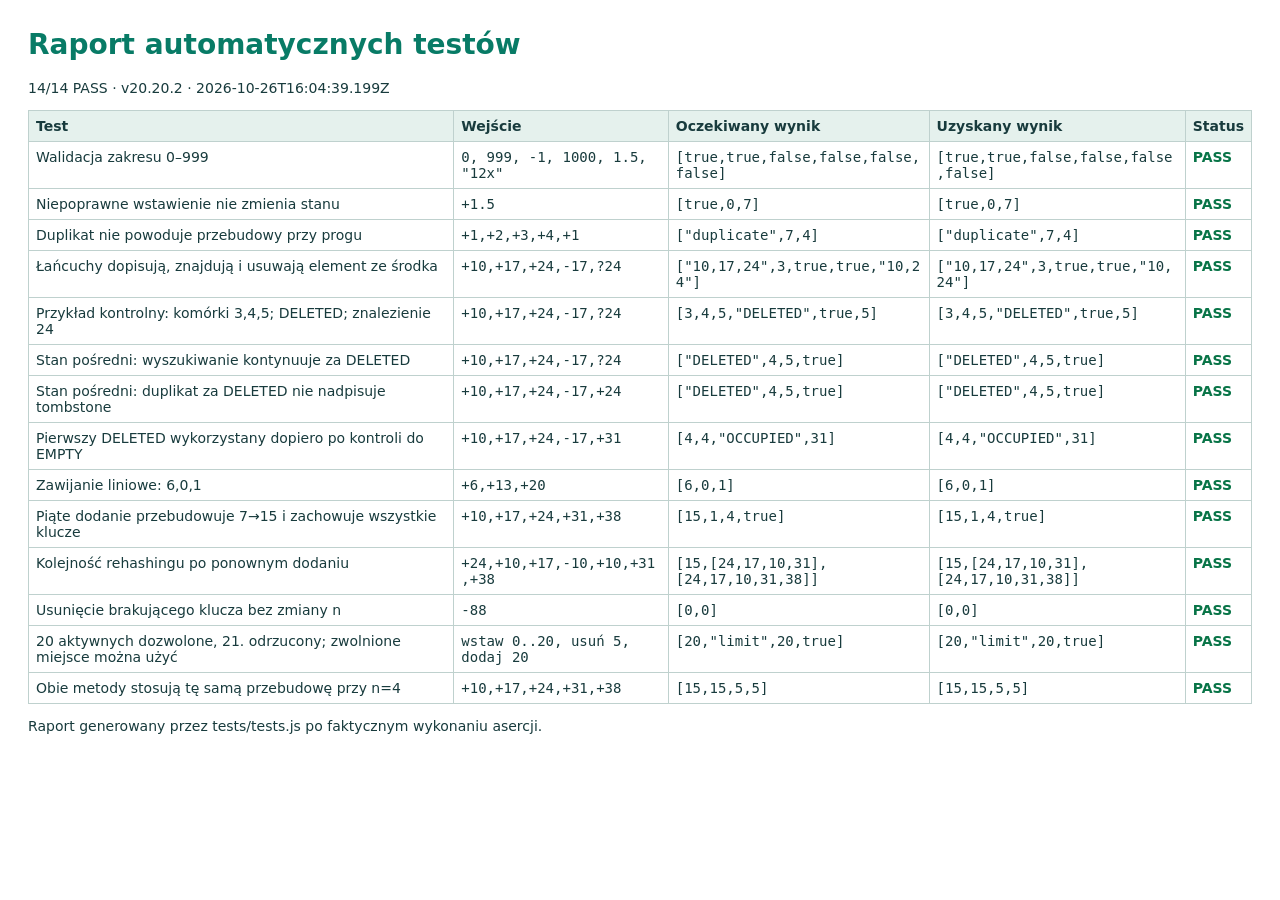
<file: tests/report.html>
<!doctype html><html lang="pl"><meta charset="utf-8"><title>Raport testów ASD1-M1-10</title><style>body{font:14px system-ui;margin:28px;color:#183b3d}h1{color:#087b66}table{border-collapse:collapse;width:100%}td,th{border:1px solid #bfd1ce;padding:7px;text-align:left;vertical-align:top}th{background:#e5f1ed}.pass{color:#087447;font-weight:bold}.fail{color:#a22}code{white-space:pre-wrap;overflow-wrap:anywhere}</style><h1>Raport automatycznych testów</h1><p>14/14 PASS · v20.20.2 · 2026-10-26T16:04:39.199Z</p><table><thead><tr><th>Test</th><th>Wejście</th><th>Oczekiwany wynik</th><th>Uzyskany wynik</th><th>Status</th></tr></thead><tbody><tr><td>Walidacja zakresu 0–999</td><td><code>0, 999, -1, 1000, 1.5, &quot;12x&quot;</code></td><td><code>[true,true,false,false,false,false]</code></td><td><code>[true,true,false,false,false,false]</code></td><td class="pass">PASS</td></tr><tr><td>Niepoprawne wstawienie nie zmienia stanu</td><td><code>+1.5</code></td><td><code>[true,0,7]</code></td><td><code>[true,0,7]</code></td><td class="pass">PASS</td></tr><tr><td>Duplikat nie powoduje przebudowy przy progu</td><td><code>+1,+2,+3,+4,+1</code></td><td><code>[&quot;duplicate&quot;,7,4]</code></td><td><code>[&quot;duplicate&quot;,7,4]</code></td><td class="pass">PASS</td></tr><tr><td>Łańcuchy dopisują, znajdują i usuwają element ze środka</td><td><code>+10,+17,+24,-17,?24</code></td><td><code>[&quot;10,17,24&quot;,3,true,true,&quot;10,24&quot;]</code></td><td><code>[&quot;10,17,24&quot;,3,true,true,&quot;10,24&quot;]</code></td><td class="pass">PASS</td></tr><tr><td>Przykład kontrolny: komórki 3,4,5; DELETED; znalezienie 24</td><td><code>+10,+17,+24,-17,?24</code></td><td><code>[3,4,5,&quot;DELETED&quot;,true,5]</code></td><td><code>[3,4,5,&quot;DELETED&quot;,true,5]</code></td><td class="pass">PASS</td></tr><tr><td>Stan pośredni: wyszukiwanie kontynuuje za DELETED</td><td><code>+10,+17,+24,-17,?24</code></td><td><code>[&quot;DELETED&quot;,4,5,true]</code></td><td><code>[&quot;DELETED&quot;,4,5,true]</code></td><td class="pass">PASS</td></tr><tr><td>Stan pośredni: duplikat za DELETED nie nadpisuje tombstone</td><td><code>+10,+17,+24,-17,+24</code></td><td><code>[&quot;DELETED&quot;,4,5,true]</code></td><td><code>[&quot;DELETED&quot;,4,5,true]</code></td><td class="pass">PASS</td></tr><tr><td>Pierwszy DELETED wykorzystany dopiero po kontroli do EMPTY</td><td><code>+10,+17,+24,-17,+31</code></td><td><code>[4,4,&quot;OCCUPIED&quot;,31]</code></td><td><code>[4,4,&quot;OCCUPIED&quot;,31]</code></td><td class="pass">PASS</td></tr><tr><td>Zawijanie liniowe: 6,0,1</td><td><code>+6,+13,+20</code></td><td><code>[6,0,1]</code></td><td><code>[6,0,1]</code></td><td class="pass">PASS</td></tr><tr><td>Piąte dodanie przebudowuje 7→15 i zachowuje wszystkie klucze</td><td><code>+10,+17,+24,+31,+38</code></td><td><code>[15,1,4,true]</code></td><td><code>[15,1,4,true]</code></td><td class="pass">PASS</td></tr><tr><td>Kolejność rehashingu po ponownym dodaniu</td><td><code>+24,+10,+17,-10,+10,+31,+38</code></td><td><code>[15,[24,17,10,31],[24,17,10,31,38]]</code></td><td><code>[15,[24,17,10,31],[24,17,10,31,38]]</code></td><td class="pass">PASS</td></tr><tr><td>Usunięcie brakującego klucza bez zmiany n</td><td><code>-88</code></td><td><code>[0,0]</code></td><td><code>[0,0]</code></td><td class="pass">PASS</td></tr><tr><td>20 aktywnych dozwolone, 21. odrzucony; zwolnione miejsce można użyć</td><td><code>wstaw 0..20, usuń 5, dodaj 20</code></td><td><code>[20,&quot;limit&quot;,20,true]</code></td><td><code>[20,&quot;limit&quot;,20,true]</code></td><td class="pass">PASS</td></tr><tr><td>Obie metody stosują tę samą przebudowę przy n=4</td><td><code>+10,+17,+24,+31,+38</code></td><td><code>[15,15,5,5]</code></td><td><code>[15,15,5,5]</code></td><td class="pass">PASS</td></tr></tbody></table><p>Raport generowany przez tests/tests.js po faktycznym wykonaniu asercji.</p></html>
</file>
<file: styles.css>
:root{--ink:#183b3d;--muted:#587173;--line:#bfd1ce;--paper:#fff;--bg:#eff5f3;--accent:#087b66;--soft:#dff2eb}*{box-sizing:border-box}body{margin:0;background:var(--bg);color:var(--ink);font:15px/1.55 system-ui,-apple-system,sans-serif}.wrap{max-width:1180px;margin:auto;padding:0 20px}.hero{background:#123f3d;color:#fff;padding:32px 0}.hero h1{margin:.1em 0;font-size:2.1rem}.eyebrow{letter-spacing:.08em;text-transform:uppercase;font-size:.8rem}.panel{background:var(--paper);border:1px solid var(--line);border-radius:12px;padding:18px;margin:18px 0;box-shadow:0 4px 16px #133d3910}.row{display:flex;align-items:end;gap:10px;flex-wrap:wrap;margin-bottom:12px}.row label{display:flex;flex-direction:column;gap:4px;flex:1;min-width:140px}input,select,button{font:inherit;border:1px solid #9fb9b4;border-radius:7px;padding:8px;background:white;color:var(--ink)}button{cursor:pointer;background:var(--accent);border-color:var(--accent);color:white;font-weight:650}button:hover{filter:brightness(.92)}.hint,.muted{color:var(--muted)}.stats{display:grid;grid-template-columns:repeat(4,1fr);gap:10px}.stat{background:#fff;border:1px solid var(--line);border-radius:9px;padding:12px}.stat strong{display:block;font-size:1.25rem}.columns{display:grid;grid-template-columns:1fr 1fr;gap:16px}.columns .panel{margin:0 0 16px}.table-view{display:grid;grid-template-columns:repeat(auto-fit,minmax(115px,1fr));gap:6px}.bucket{padding:8px;border:1px solid var(--line);border-radius:7px;min-height:54px;background:#f9fcfb}.bucket.active{outline:3px solid #f2b544}.bucket-title{font-size:.75rem;color:var(--muted)}.chain{font-weight:650;overflow-wrap:anywhere}.cell{border:1px solid var(--line);padding:8px;border-radius:7px;display:flex;justify-content:space-between;gap:5px}.badge{font:700 .68rem/1.5 ui-monospace,monospace;border-radius:4px;padding:1px 5px}.empty{background:#e9efee;color:#536463}.occupied{background:#d7f1e6;color:#12583e}.deleted{background:#ffe6c9;color:#744300}.explanation{border-left:4px solid var(--accent);padding:10px;background:#f2faf7;min-height:56px}.pseudocode{font:13px/1.65 ui-monospace,monospace;margin-top:12px}.code-line{padding:2px 6px}.code-line.on{background:#ffecb5;font-weight:700}.variables{display:flex;gap:8px;flex-wrap:wrap;margin-top:8px}.variable{background:#edf3f2;padding:4px 7px;border-radius:5px;font:12px ui-monospace,monospace}.events{max-height:220px;overflow:auto;padding-left:24px}.events li{margin:3px 0}.comparison table{border-collapse:collapse;width:100%;margin-top:12px}.comparison th,.comparison td{border:1px solid var(--line);text-align:left;padding:7px}.comparison th{background:#e5f1ed}details{padding:9px;border-bottom:1px solid var(--line)}summary{cursor:pointer;font-weight:700}footer{padding:20px 0;color:var(--muted);font-size:.9rem}@media(max-width:760px){.columns{grid-template-columns:1fr}.stats{grid-template-columns:repeat(2,1fr)}.wrap{padding:0 12px}.hero{padding:24px 0}}
</file>
